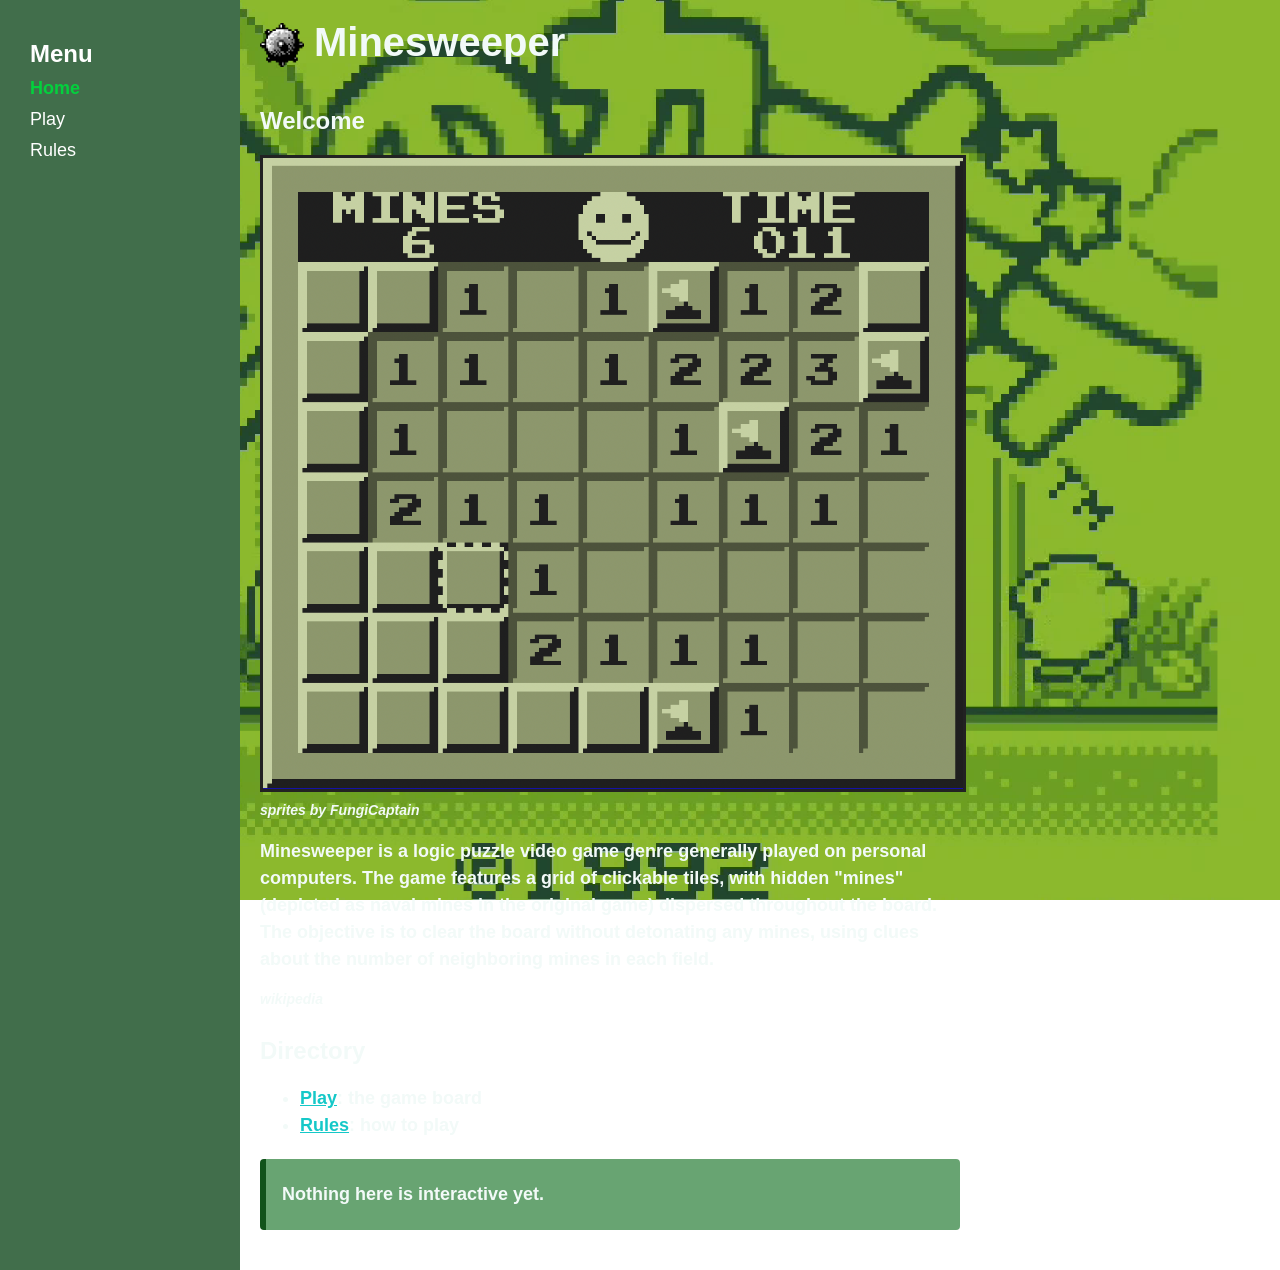
<file: MinesweeperGb/index.html>
<!DOCTYPE html>
<html> 
<head>
<title>Minesweeper home</title>
<link rel="stylesheet" href="style.css"> <!--link to style stuff-->
</head>
<body> 
<aside class="sidebar"> <!--add every page yesh-->
    <p class="categories">Menu</p>
    <nav> <!--links for categories-->
        <p><a href="index.html" class="current">Home</a></p>
        <p><a href="play.html">Play</a></p>
        <p><a href="rules.html">Rules</a></p>
    </nav>
</aside>

<div class="content"> <!--right box-->
    <header>
        <h1><img src="assets/logomine.webp">Minesweeper</h1>
    </header>

    <main>
        <h2>Welcome</h2>
        <figure> <!--self contained sample img-->
            <img src="assets/sample.png">
            <figcaption>sprites by FungiCaptain</figcaption>
        </figure>
        <p>
            Minesweeper is a logic puzzle video game genre generally played on personal computers. 
            The game features a grid of clickable tiles, with hidden "mines" (depicted as naval mines in the original game) dispersed throughout the board. 
            The objective is to clear the board without detonating any mines, using clues about the number of neighboring mines in each field.
        </p> <figcaption>wikipedia</figcaption>

        <h2>Directory</h2>
        <ul>
            <li><a href="play.html">Play</a>: the game board</li>
            <li><a href="rules.html">Rules</a>: how to play</li>
        </ul>

        <div class="note">
            <p>Nothing here is interactive yet.</p>
        </div>
    </main>

    <footer>
    </footer>
</div>

</body>
</html>
</file>
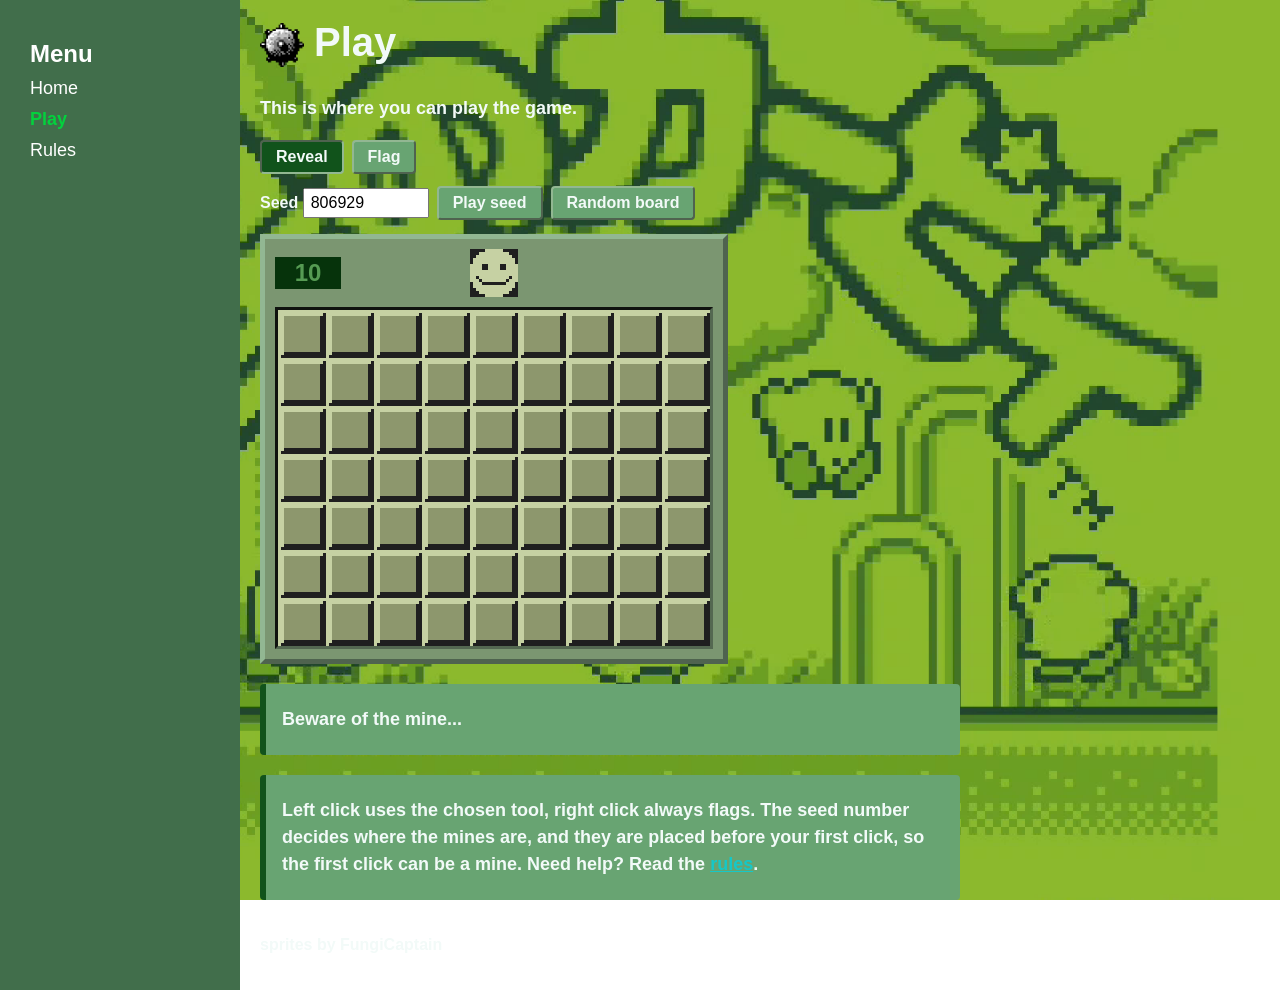
<file: MinesweeperGb/play.html>
<!DOCTYPE html>
<html>
<head>
<meta charset="UTF-8"> <!--English-->
<title>Minesweeper | Play</title>
<link rel="stylesheet" href="style.css">
<link rel="stylesheet" href="css/game.css"> 
<script type="module" src="scripts/main.js"></script> <!--module where the js files can import each other-->
</head>
<body>
<aside class="sidebar">
    <p class="categories">Menu</p>
    <nav>
        <p><a href="index.html">Home</a></p>
        <p><a href="play.html" class="current">Play</a></p>
        <p><a href="rules.html">Rules</a></p>
    </nav>
</aside>

<div class="content">
    <header>
        <h1><img src="assets/logomine.webp" alt="Minesweeper logo">Play</h1>
    </header>

    <main>
        <p>
            This is where you can play the game.
        </p>

        <!--buttons choose wht left click does like selection tools, right click is always the flag-->
        <nav class="toolbar" data-toolbar> <!--toolbar theres the data-tool whcich tells js which tool the button is-->
            <button type="button" data-tool="reveal">Reveal</button>
            <button type="button" data-tool="flag">Flag</button>
        </nav>

        <!--same seed is the same board, so you can play that boad again, like minecraft-->
        <form class="seed-form" data-seed-form>
            <label>Seed <input type="number" min="0" step="1" data-seed></label>
            <button type="submit">Play seed</button>
            <button type="button" data-random>Random board</button>
        </form>

        <div data-status-panel> <!--the js looks for the counter, face and message inside this box-->
            <div class="game">
                <div class="game-bar"> <!--mines left, face-->
                    <span class="counter" data-mines-left></span> <!--mines left-->
                    <button type="button" class="face-button" data-face aria-label="New random board"></button> <!--lil face-->
                    <span></span> <!--nothing, it keeps the face in the middle-->
                </div>

                <div class="minefield" data-board></div> <!--in js builds the rows and tiles here-->
            </div>

            <div class="note"><!--js changes this to win or GameOver-->
                <p data-message></p>
            </div>
        </div>

        <div class="note">
            <p>
                Left click uses the chosen tool, right click always flags. The seed number decides where the mines
                are, and they are placed before your first click, so the first click can be a mine.
                Need help? Read the <a href="rules.html">rules</a>.
            </p>
        </div>
    </main>

    <footer>
        <p>sprites by FungiCaptain</p>
    </footer>
</div>

</body>
</html>
</file>
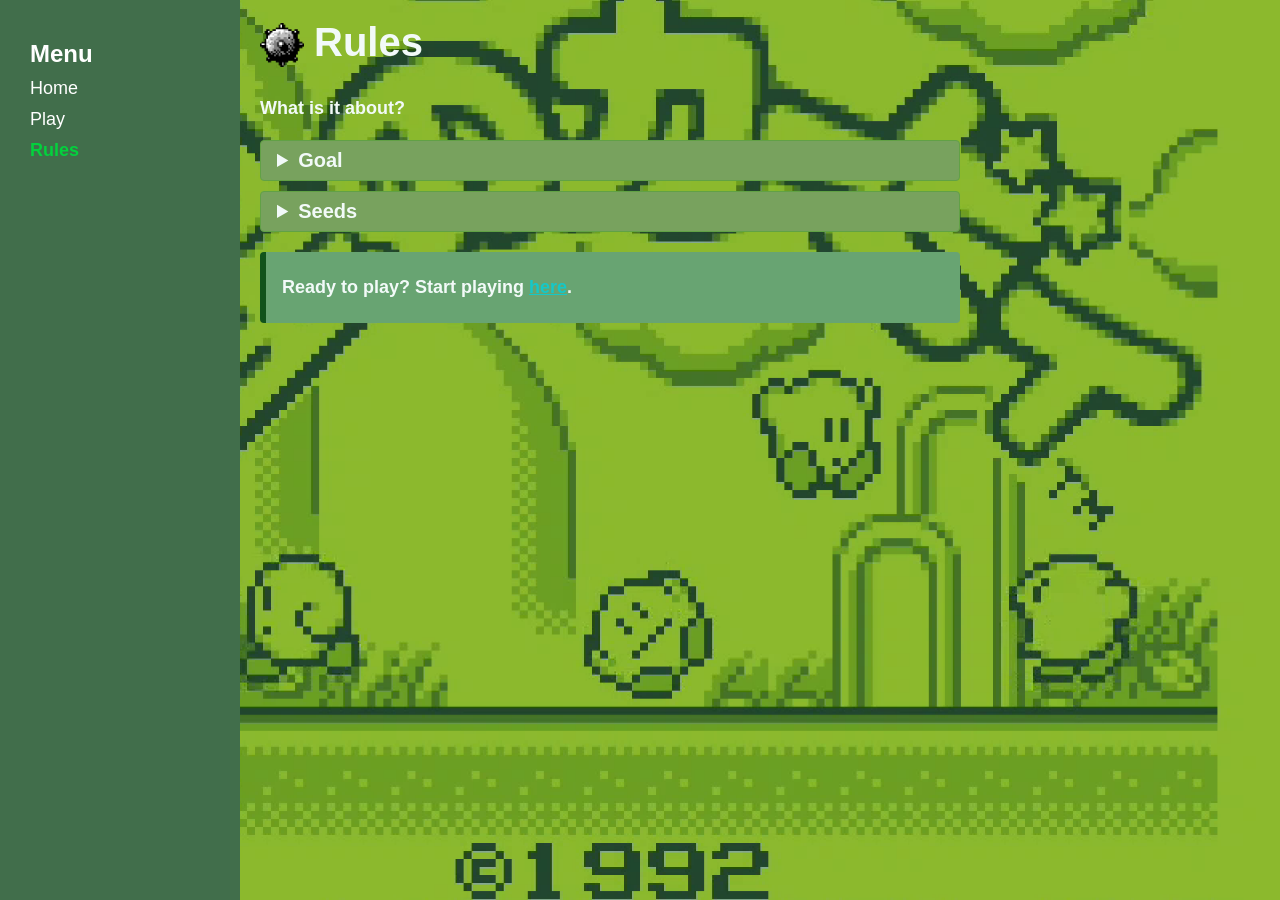
<file: MinesweeperGb/rules.html>
<!DOCTYPE html>
<html>
<head>
<meta>
<title>Minesweeper | Rules</title>
<link rel="stylesheet" href="style.css">
</head>
<body>
<aside class="sidebar">
    <p class="categories">Menu</p>
    <nav>
        <p><a href="index.html">Home</a></p>
        <p><a href="play.html">Play</a></p>
        <p><a href="rules.html" class="current">Rules</a></p>
    </nav>
</aside>

<div class="content">
    <header>
        <h1><img src="assets/logomine.webp">Rules</h1>
    </header>

    <main>
        <p>What is it about?</p> <!--can use s/p to mark thme with a line-->

        <details> <!--u open and close-->
            <summary>Goal</summary>
            <p>
                Minesweeper rules are very simple. The board is divided into cells, with mines randomly distributed. 
                To win, you need to open all the cells. The number on a cell shows the number of mines adjacent to it. 
                Using this information, you can determine cells that are safe, and cells that contain mines. 
                Cells suspected of being mines can be marked with a flag using the right mouse button.
            </p>
        </details>

        <details> <!--u open and close-->
            <summary>Seeds</summary>
            <p>
                You can choose a random seed or choose your own. Each seed has a different layout for where the 10
                mines can appear. It works similar to Minecraft seeds for worlds. One seed won't change even if you 
                reload it.
            </p>
        </details>

        <div class="note">
            <p>Ready to play? Start playing <a href="play.html">here</a>.</p>
        </div>
    </main>

    <footer>
    </footer>
</div>

</body>
</html>
</file>
<file: MinesweeperGb/style.css>
body {
    margin: 0;
    display: flex;/*for sidebar and the content properly side by side */
    flex-wrap: wrap;/*sidebar on top */
    min-height: 100vh;
    color: #f2faf8;
    font-family: sans-serif;
}

/*SIDEBAR THINGS */

.sidebar { /*Side Bar "Menu"*/
    background-color: #416e4b;
    color: white;
    padding: 30px;
    flex: 0 0 180px; /* grow, shrink, basis*/
}

.categories {
    font-size: 24px;
    font-weight: bold;
    margin: 0 0 10px;
    font-family:sans-serif;
}

.sidebar p {
    margin: 10px 0;
}

.sidebar nav {
    margin-bottom: 30px;
    font-size: 18px;
}

.sidebar a { /*change words in sidebar*/
    color: white;
    text-decoration: none;
}

.sidebar a:hover { /* when hovering t mouse over it */
    color: #a2f232;
    text-decoration: underline;
}

.sidebar a.current { /*highlights the category of the page in whihc u you are */
    color: #03d13d;
    font-weight: bold;
}

/*Not the sidebar, the elements in the right*/

.content {  /*check for d header, main N footer in a column*/
    flex: 1 1 100px; /*good spread*/
    background-image: url("kirbybgGB.png");
    padding: 20px;
    display: flex; 
    flex-direction: column;
    background-size: cover; /*puts it visible and not fragmented*/
    background-position: center;
    background-attachment: fixed;
    font-family: sans-serif;
    font-weight: bold;
}

header h1 {
    font-size: 40px;
    margin: 0 0 10px; /*maybe not that neccessary now*/
}

header img {
    width: 44px;
    vertical-align: middle; /*lines logo with the title text*/
    margin-right: 10px;
}

main {
    max-width: 700px;
}

main h2 {
    font-size: 24px;
    margin-top: 30px;
}

main p, main li {
    font-size: 18px;
    line-height: 1.5;
}

main a { /*highlight directories*/
    color: #15c8c8;
}


/*Pictures N notes*/

figure { /*sample board*/
    margin: 0 0 20px;
}

figure img { /*Sample img*/
    max-width: 100%; /*so not wider than the box*/
    border: 3px solid #222;
}

figcaption {
    font-size: 14px;
    font-style: italic; /*more proper for citing?*/
    margin-top: 6px;
}

.note {     /* for notes, rectangular bg filled sections*/
    background-color: rgb(104, 164, 114);
    border-left: 6px solid #11531b;
    border-radius: 4px;
    padding: 4px 16px;
    margin: 20px 0;
}

details {   /*open close parts*/
    background-color: rgb(120, 162, 94);
    border: 1px solid #61a145;
    border-radius: 4px;
    padding: 8px 16px;
    margin-bottom: 10px;
}

summary {
    font-weight: bold;
    font-size: 20px;
    cursor: pointer;
}

/* Playing the game section */

.game {
    display: inline-block; /*It stays square, otherwise it expands to the sides */
    background-color: #7b9671;
    border: 5px outset #92b792;/* outset for giving more 3D texture to the game border */
    padding: 10px;
}

.game-top {
    display: flex;
    justify-content: space-between;
    align-items: center;
    margin-bottom: 10px;
}

.counter {
    background-color: rgb(6, 51, 11);
    color: rgb(86, 155, 83);
    font-size: 24px;
    font-weight: bold;
    padding: 2px 8px;
}

.face {
    width: 38px;
    height: auto;
    
}

.board {
    display: grid;    /* put the game grid properly */
    grid-template-columns: repeat(9, 36px);
    grid-auto-rows: 36px;
    width: fit-content;
    border: 3px inset #546851;
}

.cell {
    display: flex;
    justify-content: center;
    align-items: center;
    background-color: #566f5a;
    border: 3px outset #364e0c;   /*rising tiles, giving them texture 3D like*/
    box-sizing: border-box;
    font-size: 20px;
    font-weight: bold;
}

.cell.open {
    border: 1px solid #3e5b38;  /*revealed tile that turns flat*/
    background-color: #588666;
}

.cell img {  /*flag*/
    width: 20px;
}
</file>
<file: MinesweeperGb/css/game.css>
/*TOOLBAR AND SEED BOX */

.toolbar {
    display: flex;
    gap: 8px;
    margin-bottom: 12px;
}

button { /*all the buttons*/
    font-size: 16px;
    font-weight: bold;
    padding: 6px 14px;
    background-color: rgb(104, 164, 114);
    color: #f2faf8;
    border: 2px outset #92b792; /*outset 3D look*/
    border-radius: 4px;
    cursor: pointer;
}

button:hover {
    background-color: rgb(120, 180, 130);
}

.toolbar button.active { /*the tool active*/
    background-color: #11531b;
    border-style: inset; /*outset but reverse*/
}

.seed-form {
    display: flex;
    flex-wrap: wrap;
    align-items: center;
    gap: 8px;
    margin-bottom: 14px;
}

.seed-form input {
    width: 110px;
    font-size: 16px;
    padding: 4px 6px;
}

/*PLAYING THE GAME. 
#NOTE .game, .counter and .note from style.css */

.game-bar {
    display: grid; /*3 columns for mines, face, empty (was timer)*/
    grid-template-columns: 1fr auto 1fr;
    align-items: center;
    margin-bottom: 10px;
}

.game-bar .counter {
    justify-self: start;
    min-width: 50px;
    text-align: center;
}

.face-button { /*the button is only a frame, the face sprite is its background*/
    width: var(--tile, 48px); /*--tile by js syncs the sprite size*/
    height: var(--tile, 48px);
    padding: 0;
    border: 0;
    border-radius: 0;
    background-color: transparent;
    image-rendering: pixelated; /*keeps pixel art sharp when bigger*/
}

.face-button:hover {
    background-color: transparent;
}

.minefield {
    width: fit-content;
    border: 3px inset #546851;
    user-select: none; /*no text selection*/
}

.tile-row { /*row of tiles*/
    display: flex;
}

.tile { /*sprite is set by the js as background*/
    width: var(--tile, 48px);
    height: var(--tile, 48px);
    image-rendering: pixelated;
    cursor: pointer;
}

.tile:hover {
    filter: brightness(1.15); /*lights when you hover*/
}

.note p[data-status="WON"] { /*js puts the status here*/
    color: #0b3d12;
}

.note p[data-status="GAMEOVER"] {
    color: #7a1208;
}
</file>
